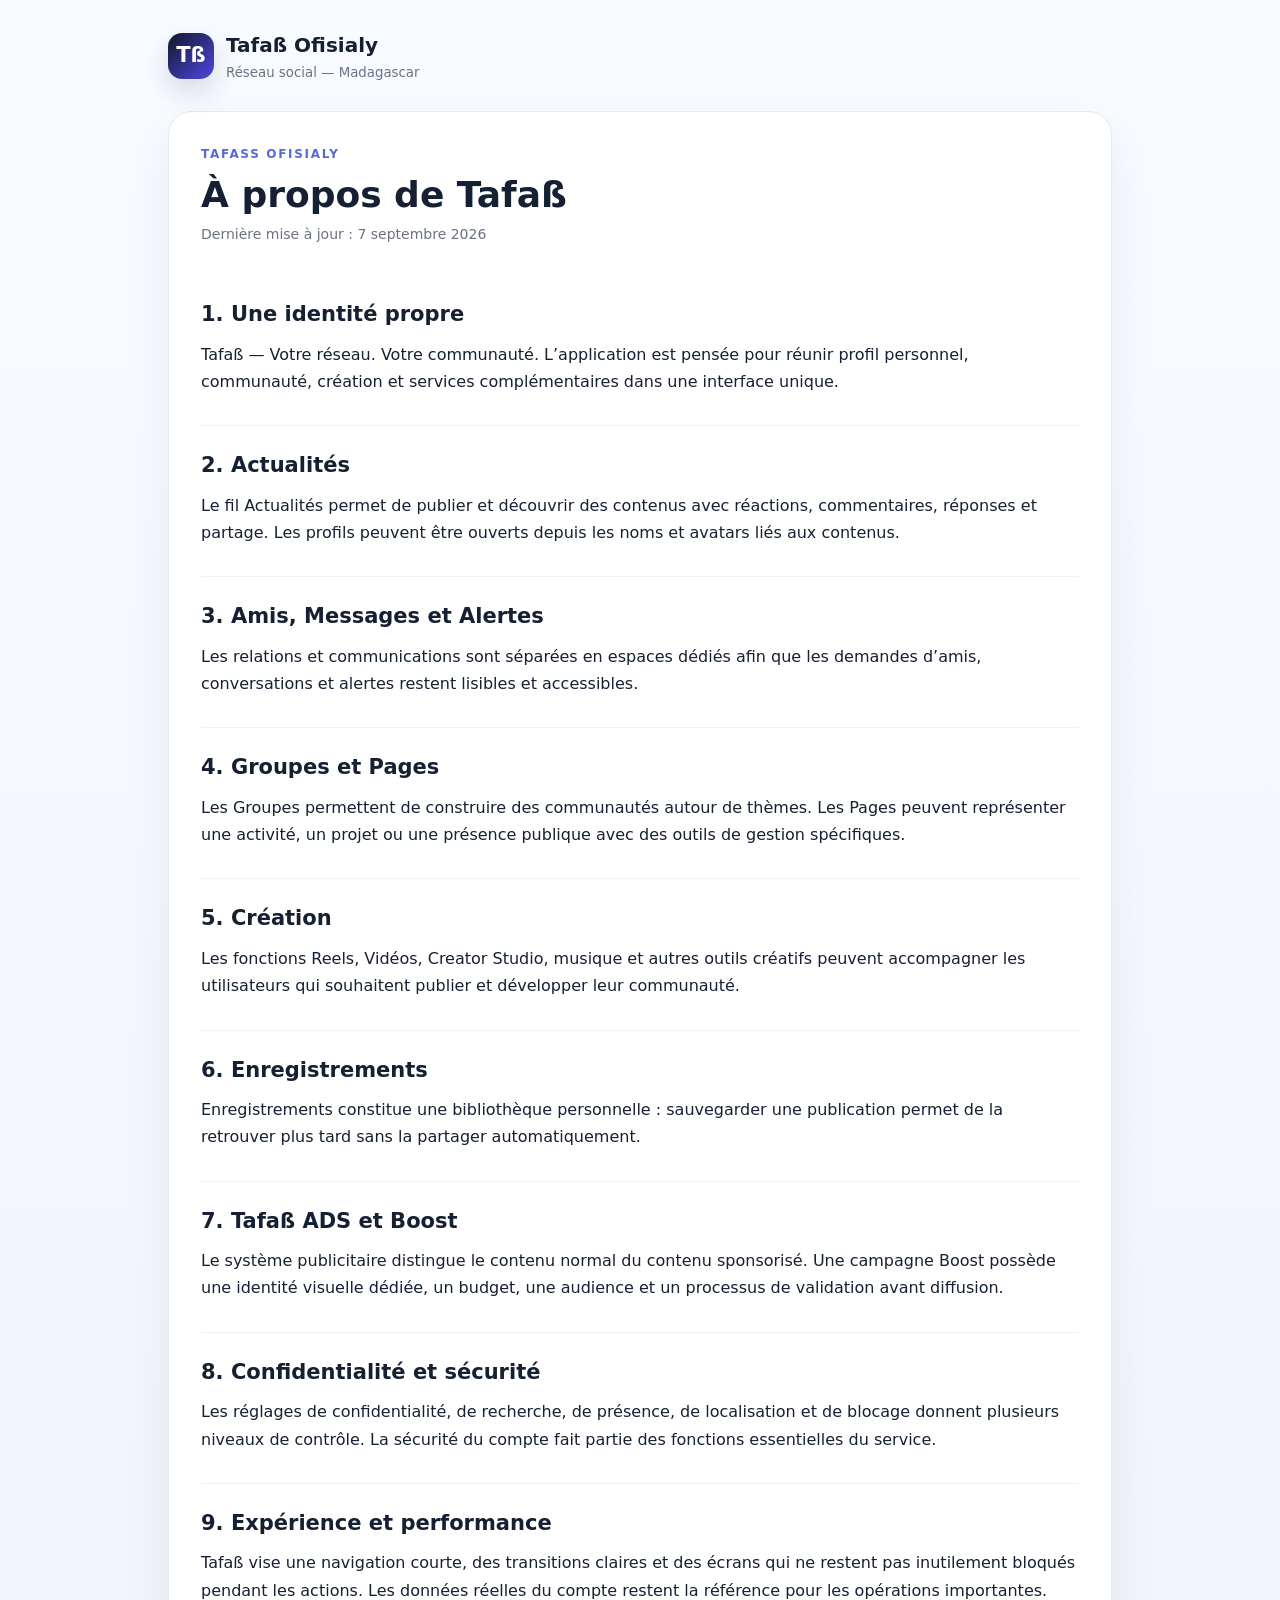
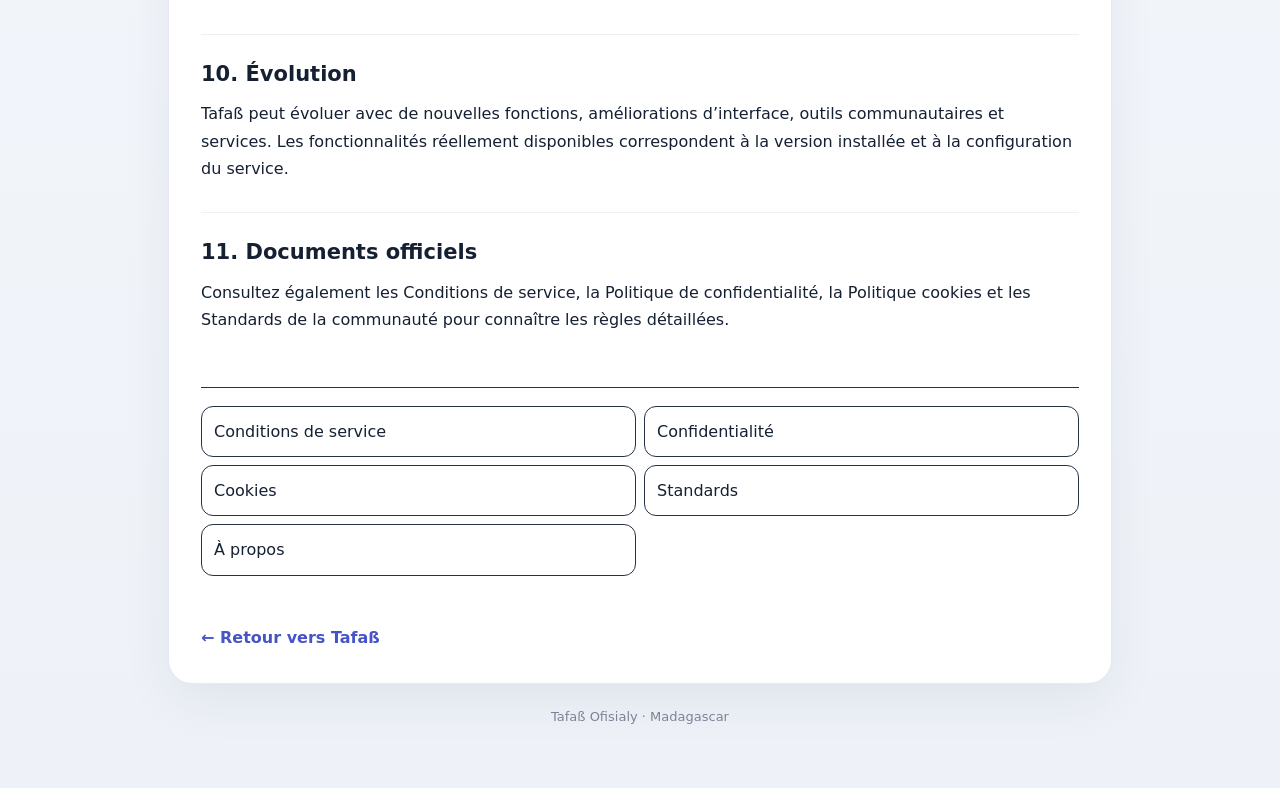
<file: about-tafass.html>
<!doctype html><html lang="fr"><head><meta charset="utf-8"><meta name="viewport" content="width=device-width,initial-scale=1"><meta name="robots" content="index,follow"><title>À propos de Tafaß — Tafaß Ofisialy</title><link rel="stylesheet" href="legal-style.css"></head><body><main class="wrap"><header class="brand"><div class="logo">Tß</div><div><strong>Tafaß Ofisialy</strong><small>Réseau social — Madagascar</small></div></header><article class="card"><div class="eyebrow">TAFAß OFISIALY</div><h1 class="title">À propos de Tafaß</h1><div class="updated">Dernière mise à jour : 7 septembre 2026</div><section class="section"><h2>1. Une identité propre</h2><p>Tafaß — Votre réseau. Votre communauté. L’application est pensée pour réunir profil personnel, communauté, création et services complémentaires dans une interface unique.</p></section><section class="section"><h2>2. Actualités</h2><p>Le fil Actualités permet de publier et découvrir des contenus avec réactions, commentaires, réponses et partage. Les profils peuvent être ouverts depuis les noms et avatars liés aux contenus.</p></section><section class="section"><h2>3. Amis, Messages et Alertes</h2><p>Les relations et communications sont séparées en espaces dédiés afin que les demandes d’amis, conversations et alertes restent lisibles et accessibles.</p></section><section class="section"><h2>4. Groupes et Pages</h2><p>Les Groupes permettent de construire des communautés autour de thèmes. Les Pages peuvent représenter une activité, un projet ou une présence publique avec des outils de gestion spécifiques.</p></section><section class="section"><h2>5. Création</h2><p>Les fonctions Reels, Vidéos, Creator Studio, musique et autres outils créatifs peuvent accompagner les utilisateurs qui souhaitent publier et développer leur communauté.</p></section><section class="section"><h2>6. Enregistrements</h2><p>Enregistrements constitue une bibliothèque personnelle : sauvegarder une publication permet de la retrouver plus tard sans la partager automatiquement.</p></section><section class="section"><h2>7. Tafaß ADS et Boost</h2><p>Le système publicitaire distingue le contenu normal du contenu sponsorisé. Une campagne Boost possède une identité visuelle dédiée, un budget, une audience et un processus de validation avant diffusion.</p></section><section class="section"><h2>8. Confidentialité et sécurité</h2><p>Les réglages de confidentialité, de recherche, de présence, de localisation et de blocage donnent plusieurs niveaux de contrôle. La sécurité du compte fait partie des fonctions essentielles du service.</p></section><section class="section"><h2>9. Expérience et performance</h2><p>Tafaß vise une navigation courte, des transitions claires et des écrans qui ne restent pas inutilement bloqués pendant les actions. Les données réelles du compte restent la référence pour les opérations importantes.</p></section><section class="section"><h2>10. Évolution</h2><p>Tafaß peut évoluer avec de nouvelles fonctions, améliorations d’interface, outils communautaires et services. Les fonctionnalités réellement disponibles correspondent à la version installée et à la configuration du service.</p></section><section class="section"><h2>11. Documents officiels</h2><p>Consultez également les Conditions de service, la Politique de confidentialité, la Politique cookies et les Standards de la communauté pour connaître les règles détaillées.</p></section><nav class="legal-links"><a href="terms.html">Conditions de service</a><a href="privacy.html">Confidentialité</a><a href="cookies.html">Cookies</a><a href="community-standards.html">Standards</a><a href="about-tafass.html">À propos</a></nav><a class="back" href="/">← Retour vers Tafaß</a></article><div class="footer">Tafaß Ofisialy · Madagascar</div></main></body></html>
</file>
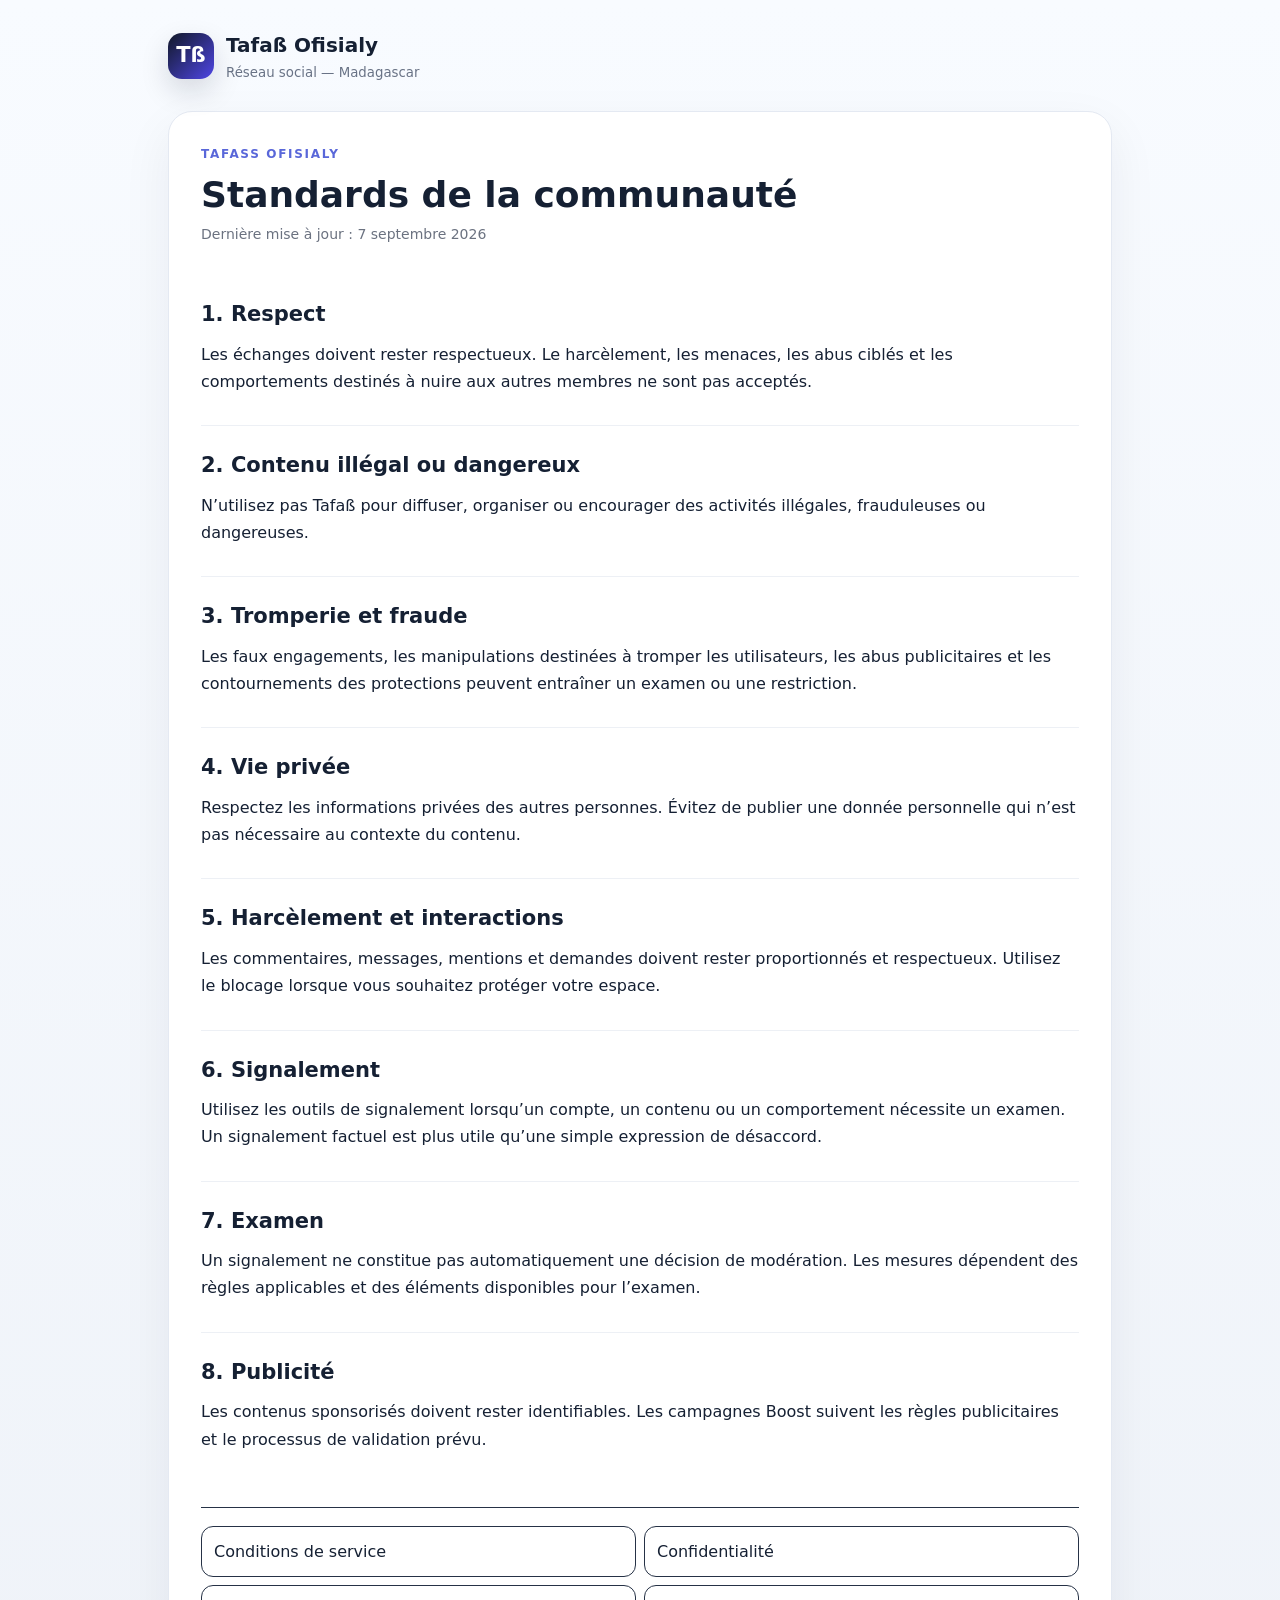
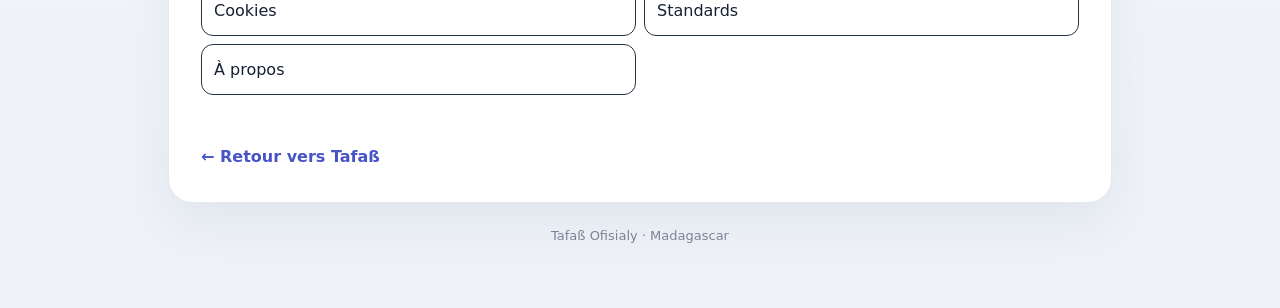
<file: community-standards.html>
<!doctype html><html lang="fr"><head><meta charset="utf-8"><meta name="viewport" content="width=device-width,initial-scale=1"><meta name="robots" content="index,follow"><title>Standards de la communauté — Tafaß Ofisialy</title><link rel="stylesheet" href="legal-style.css"></head><body><main class="wrap"><header class="brand"><div class="logo">Tß</div><div><strong>Tafaß Ofisialy</strong><small>Réseau social — Madagascar</small></div></header><article class="card"><div class="eyebrow">TAFAß OFISIALY</div><h1 class="title">Standards de la communauté</h1><div class="updated">Dernière mise à jour : 7 septembre 2026</div><section class="section"><h2>1. Respect</h2><p>Les échanges doivent rester respectueux. Le harcèlement, les menaces, les abus ciblés et les comportements destinés à nuire aux autres membres ne sont pas acceptés.</p></section><section class="section"><h2>2. Contenu illégal ou dangereux</h2><p>N’utilisez pas Tafaß pour diffuser, organiser ou encourager des activités illégales, frauduleuses ou dangereuses.</p></section><section class="section"><h2>3. Tromperie et fraude</h2><p>Les faux engagements, les manipulations destinées à tromper les utilisateurs, les abus publicitaires et les contournements des protections peuvent entraîner un examen ou une restriction.</p></section><section class="section"><h2>4. Vie privée</h2><p>Respectez les informations privées des autres personnes. Évitez de publier une donnée personnelle qui n’est pas nécessaire au contexte du contenu.</p></section><section class="section"><h2>5. Harcèlement et interactions</h2><p>Les commentaires, messages, mentions et demandes doivent rester proportionnés et respectueux. Utilisez le blocage lorsque vous souhaitez protéger votre espace.</p></section><section class="section"><h2>6. Signalement</h2><p>Utilisez les outils de signalement lorsqu’un compte, un contenu ou un comportement nécessite un examen. Un signalement factuel est plus utile qu’une simple expression de désaccord.</p></section><section class="section"><h2>7. Examen</h2><p>Un signalement ne constitue pas automatiquement une décision de modération. Les mesures dépendent des règles applicables et des éléments disponibles pour l’examen.</p></section><section class="section"><h2>8. Publicité</h2><p>Les contenus sponsorisés doivent rester identifiables. Les campagnes Boost suivent les règles publicitaires et le processus de validation prévu.</p></section><nav class="legal-links"><a href="terms.html">Conditions de service</a><a href="privacy.html">Confidentialité</a><a href="cookies.html">Cookies</a><a href="community-standards.html">Standards</a><a href="about-tafass.html">À propos</a></nav><a class="back" href="/">← Retour vers Tafaß</a></article><div class="footer">Tafaß Ofisialy · Madagascar</div></main></body></html>
</file>
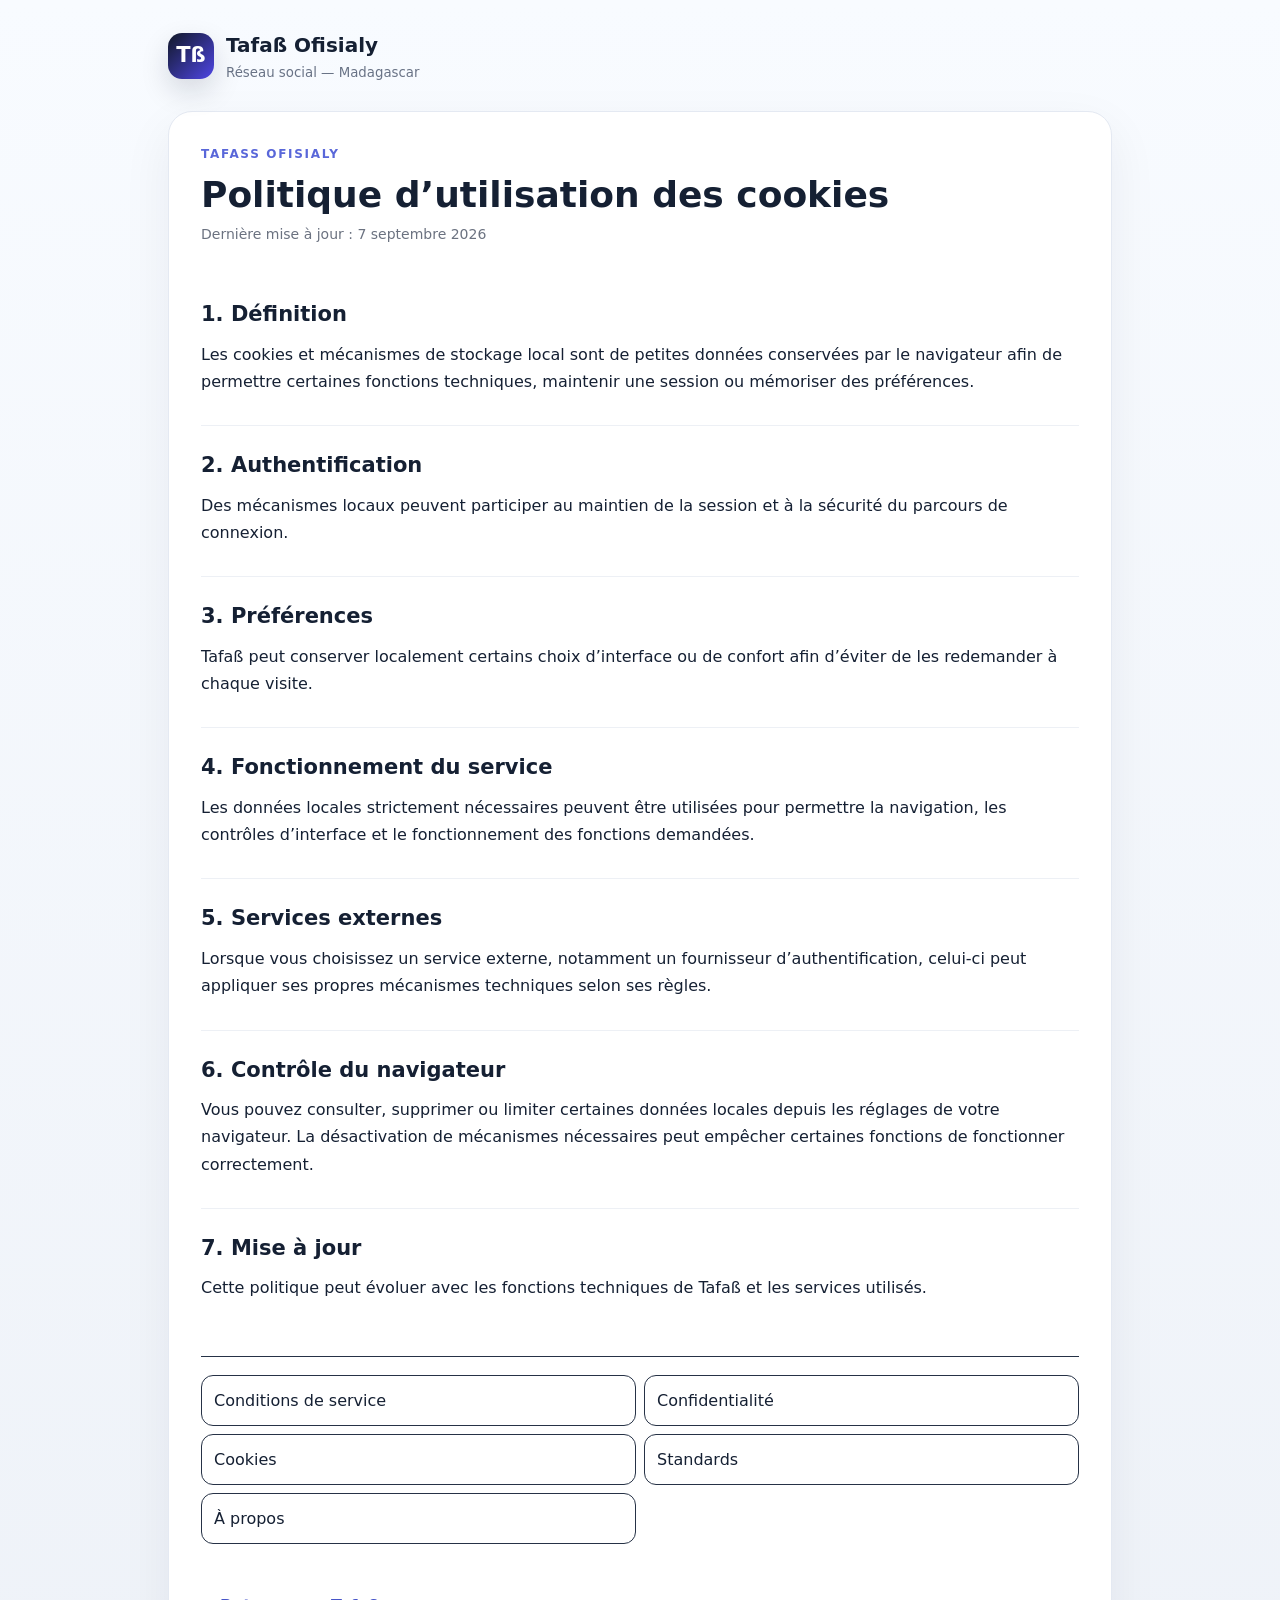
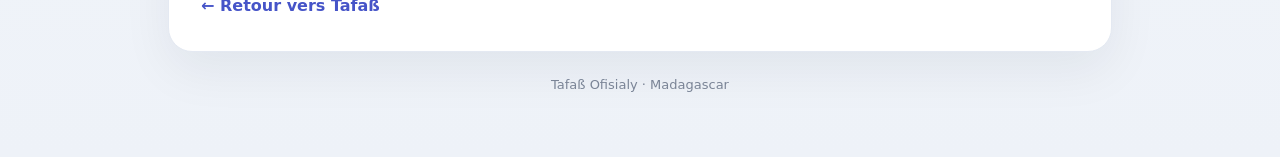
<file: cookies.html>
<!doctype html><html lang="fr"><head><meta charset="utf-8"><meta name="viewport" content="width=device-width,initial-scale=1"><meta name="robots" content="index,follow"><title>Politique d’utilisation des cookies — Tafaß Ofisialy</title><link rel="stylesheet" href="legal-style.css"></head><body><main class="wrap"><header class="brand"><div class="logo">Tß</div><div><strong>Tafaß Ofisialy</strong><small>Réseau social — Madagascar</small></div></header><article class="card"><div class="eyebrow">TAFAß OFISIALY</div><h1 class="title">Politique d’utilisation des cookies</h1><div class="updated">Dernière mise à jour : 7 septembre 2026</div><section class="section"><h2>1. Définition</h2><p>Les cookies et mécanismes de stockage local sont de petites données conservées par le navigateur afin de permettre certaines fonctions techniques, maintenir une session ou mémoriser des préférences.</p></section><section class="section"><h2>2. Authentification</h2><p>Des mécanismes locaux peuvent participer au maintien de la session et à la sécurité du parcours de connexion.</p></section><section class="section"><h2>3. Préférences</h2><p>Tafaß peut conserver localement certains choix d’interface ou de confort afin d’éviter de les redemander à chaque visite.</p></section><section class="section"><h2>4. Fonctionnement du service</h2><p>Les données locales strictement nécessaires peuvent être utilisées pour permettre la navigation, les contrôles d’interface et le fonctionnement des fonctions demandées.</p></section><section class="section"><h2>5. Services externes</h2><p>Lorsque vous choisissez un service externe, notamment un fournisseur d’authentification, celui-ci peut appliquer ses propres mécanismes techniques selon ses règles.</p></section><section class="section"><h2>6. Contrôle du navigateur</h2><p>Vous pouvez consulter, supprimer ou limiter certaines données locales depuis les réglages de votre navigateur. La désactivation de mécanismes nécessaires peut empêcher certaines fonctions de fonctionner correctement.</p></section><section class="section"><h2>7. Mise à jour</h2><p>Cette politique peut évoluer avec les fonctions techniques de Tafaß et les services utilisés.</p></section><nav class="legal-links"><a href="terms.html">Conditions de service</a><a href="privacy.html">Confidentialité</a><a href="cookies.html">Cookies</a><a href="community-standards.html">Standards</a><a href="about-tafass.html">À propos</a></nav><a class="back" href="/">← Retour vers Tafaß</a></article><div class="footer">Tafaß Ofisialy · Madagascar</div></main></body></html>
</file>
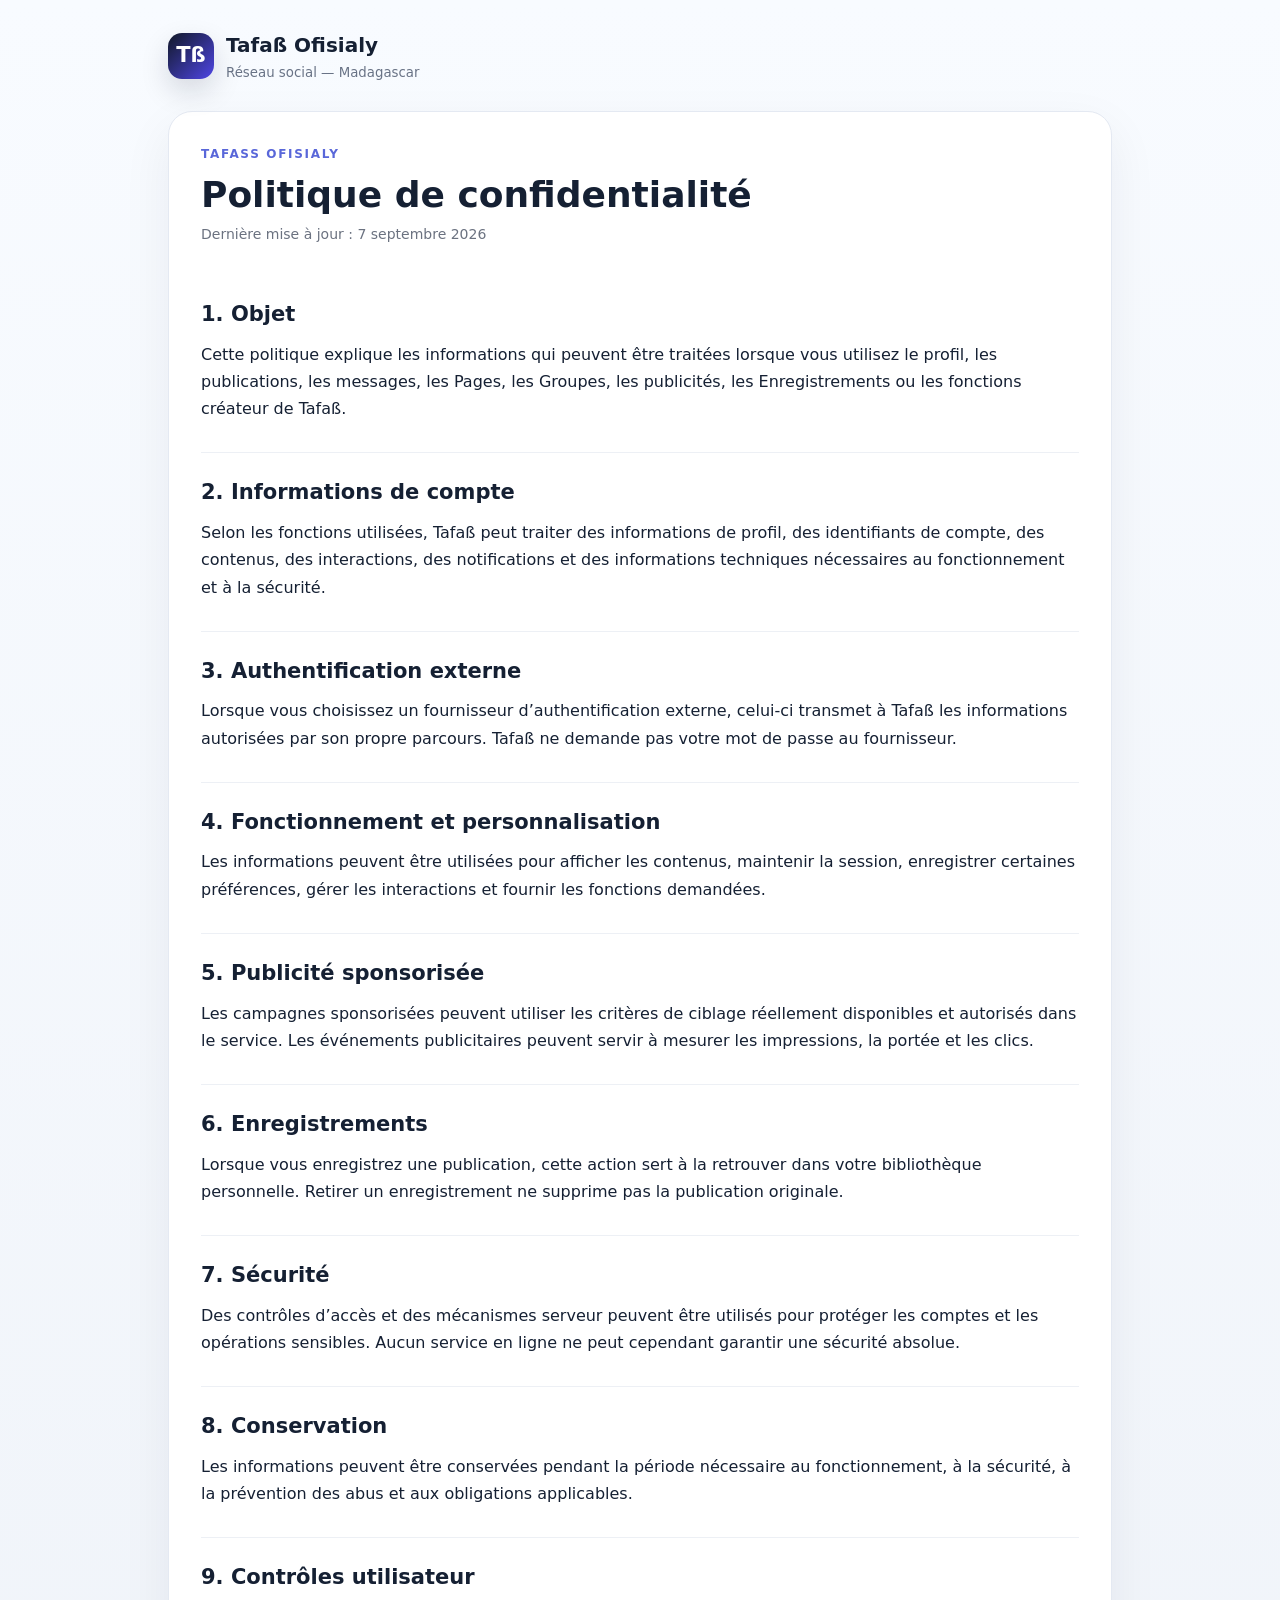
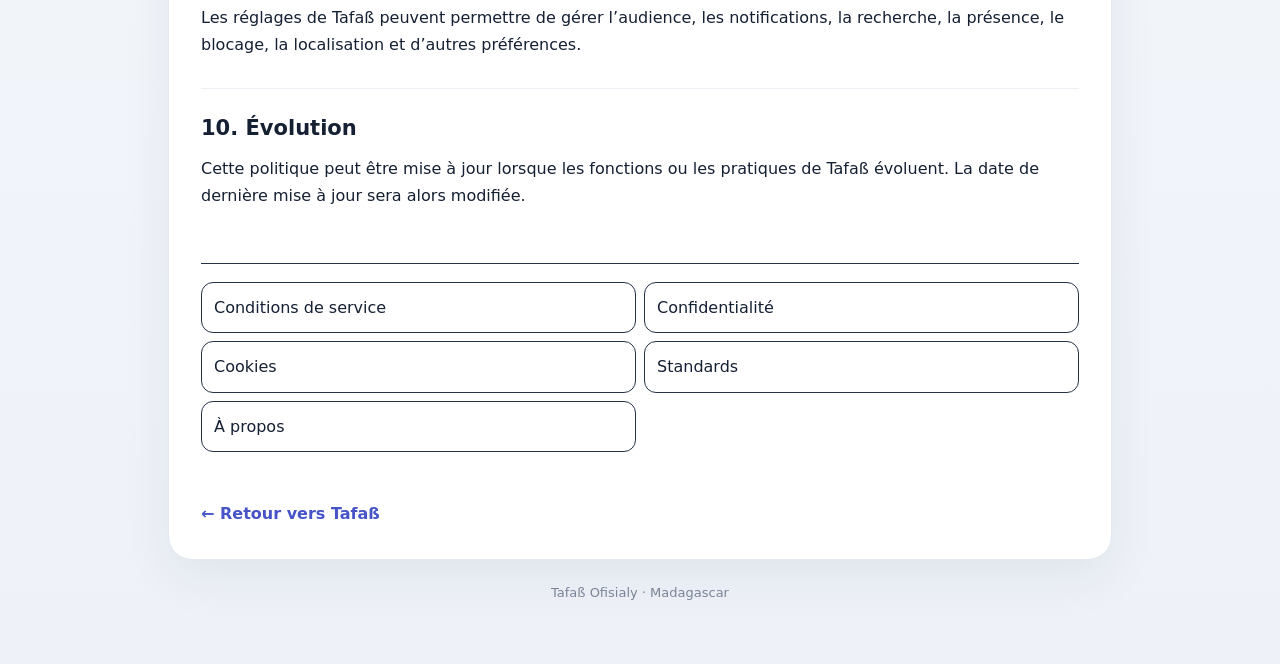
<file: privacy.html>
<!doctype html><html lang="fr"><head><meta charset="utf-8"><meta name="viewport" content="width=device-width,initial-scale=1"><meta name="robots" content="index,follow"><title>Politique de confidentialité — Tafaß Ofisialy</title><link rel="stylesheet" href="legal-style.css"></head><body><main class="wrap"><header class="brand"><div class="logo">Tß</div><div><strong>Tafaß Ofisialy</strong><small>Réseau social — Madagascar</small></div></header><article class="card"><div class="eyebrow">TAFAß OFISIALY</div><h1 class="title">Politique de confidentialité</h1><div class="updated">Dernière mise à jour : 7 septembre 2026</div><section class="section"><h2>1. Objet</h2><p>Cette politique explique les informations qui peuvent être traitées lorsque vous utilisez le profil, les publications, les messages, les Pages, les Groupes, les publicités, les Enregistrements ou les fonctions créateur de Tafaß.</p></section><section class="section"><h2>2. Informations de compte</h2><p>Selon les fonctions utilisées, Tafaß peut traiter des informations de profil, des identifiants de compte, des contenus, des interactions, des notifications et des informations techniques nécessaires au fonctionnement et à la sécurité.</p></section><section class="section"><h2>3. Authentification externe</h2><p>Lorsque vous choisissez un fournisseur d’authentification externe, celui-ci transmet à Tafaß les informations autorisées par son propre parcours. Tafaß ne demande pas votre mot de passe au fournisseur.</p></section><section class="section"><h2>4. Fonctionnement et personnalisation</h2><p>Les informations peuvent être utilisées pour afficher les contenus, maintenir la session, enregistrer certaines préférences, gérer les interactions et fournir les fonctions demandées.</p></section><section class="section"><h2>5. Publicité sponsorisée</h2><p>Les campagnes sponsorisées peuvent utiliser les critères de ciblage réellement disponibles et autorisés dans le service. Les événements publicitaires peuvent servir à mesurer les impressions, la portée et les clics.</p></section><section class="section"><h2>6. Enregistrements</h2><p>Lorsque vous enregistrez une publication, cette action sert à la retrouver dans votre bibliothèque personnelle. Retirer un enregistrement ne supprime pas la publication originale.</p></section><section class="section"><h2>7. Sécurité</h2><p>Des contrôles d’accès et des mécanismes serveur peuvent être utilisés pour protéger les comptes et les opérations sensibles. Aucun service en ligne ne peut cependant garantir une sécurité absolue.</p></section><section class="section"><h2>8. Conservation</h2><p>Les informations peuvent être conservées pendant la période nécessaire au fonctionnement, à la sécurité, à la prévention des abus et aux obligations applicables.</p></section><section class="section"><h2>9. Contrôles utilisateur</h2><p>Les réglages de Tafaß peuvent permettre de gérer l’audience, les notifications, la recherche, la présence, le blocage, la localisation et d’autres préférences.</p></section><section class="section"><h2>10. Évolution</h2><p>Cette politique peut être mise à jour lorsque les fonctions ou les pratiques de Tafaß évoluent. La date de dernière mise à jour sera alors modifiée.</p></section><nav class="legal-links"><a href="terms.html">Conditions de service</a><a href="privacy.html">Confidentialité</a><a href="cookies.html">Cookies</a><a href="community-standards.html">Standards</a><a href="about-tafass.html">À propos</a></nav><a class="back" href="/">← Retour vers Tafaß</a></article><div class="footer">Tafaß Ofisialy · Madagascar</div></main></body></html>
</file>
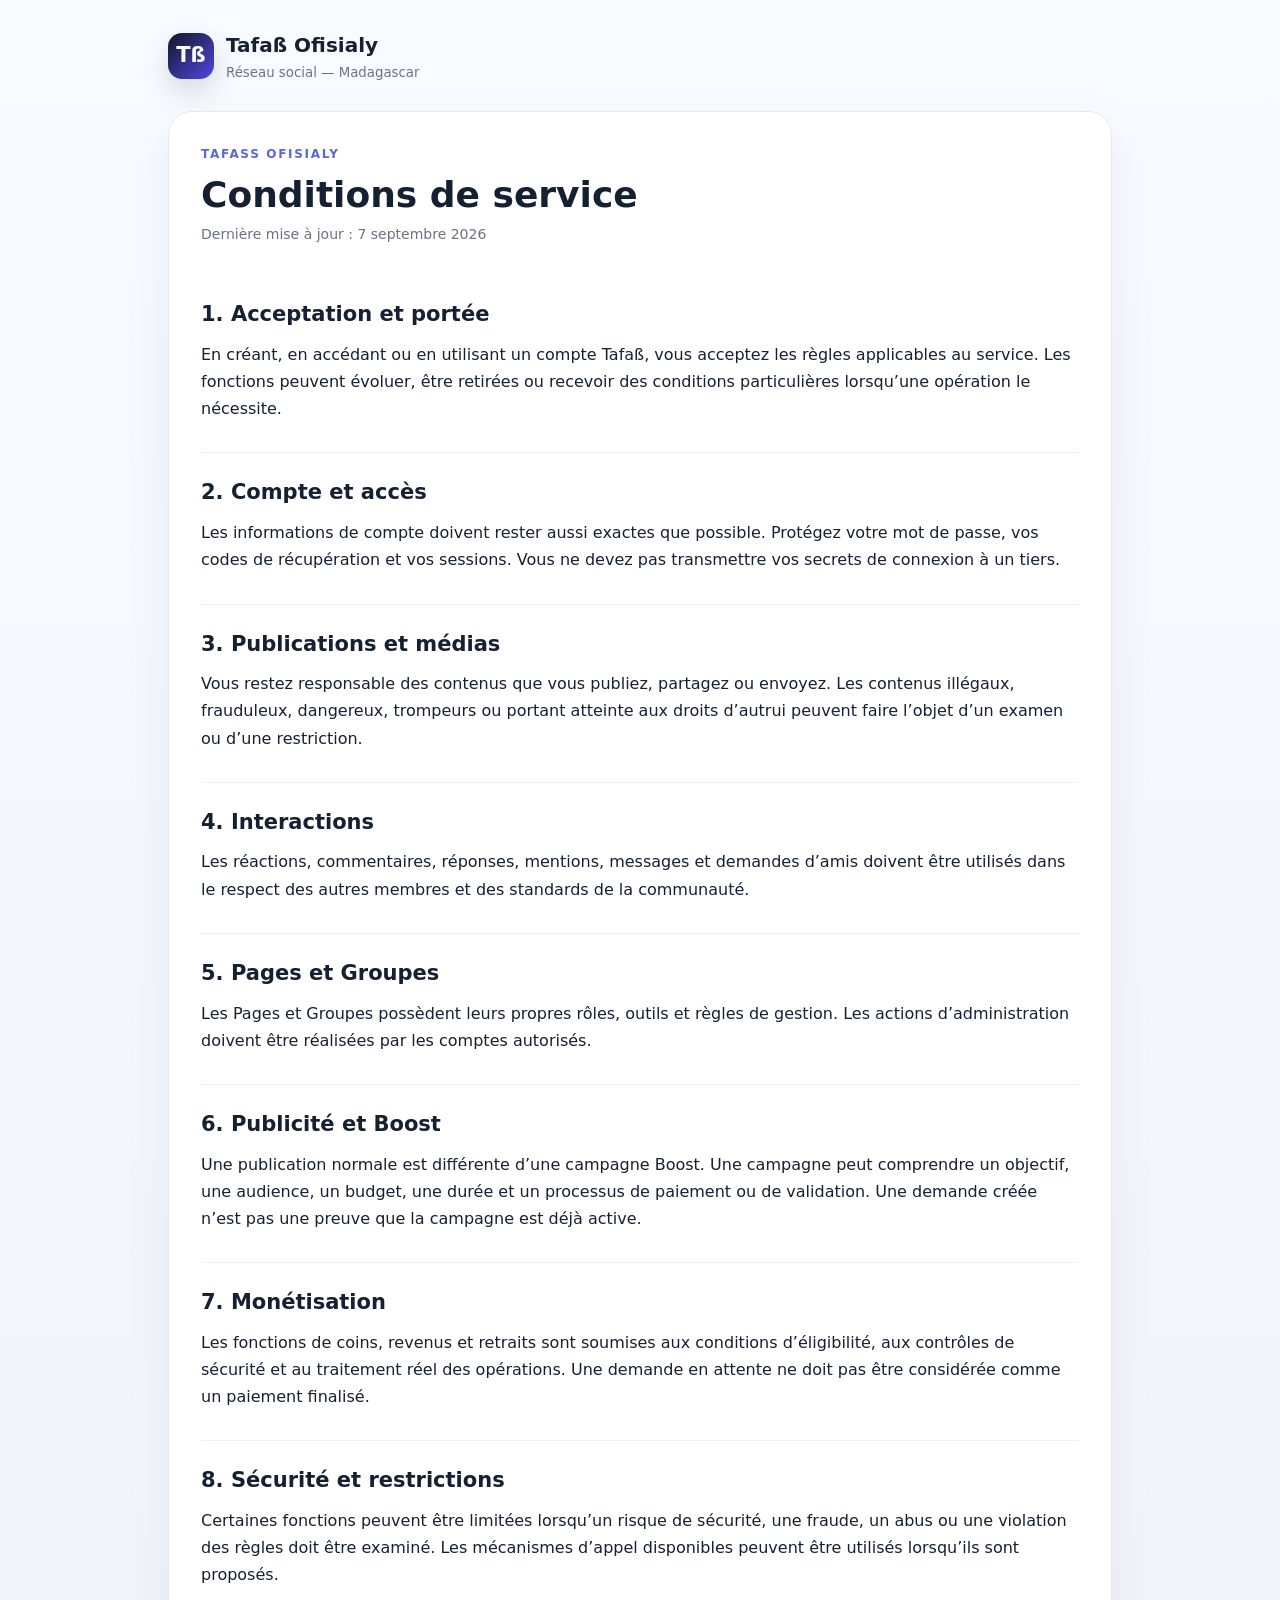
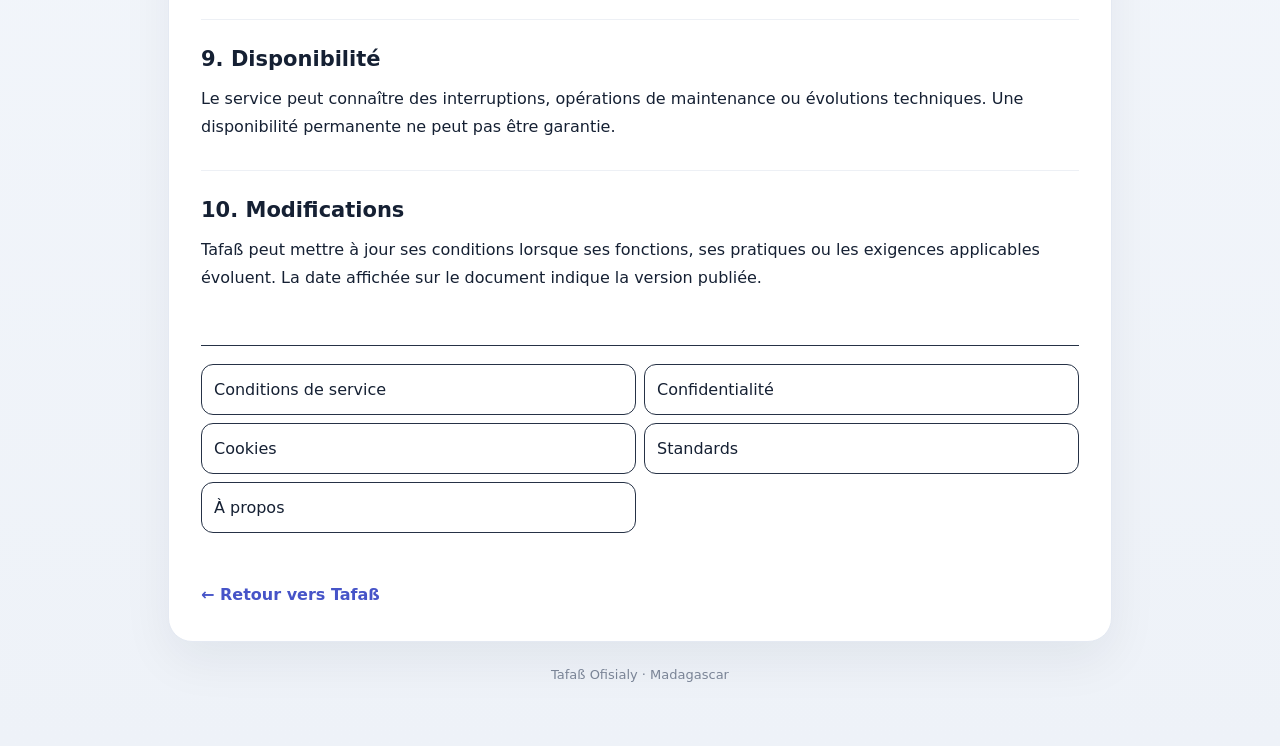
<file: terms.html>
<!doctype html><html lang="fr"><head><meta charset="utf-8"><meta name="viewport" content="width=device-width,initial-scale=1"><meta name="robots" content="index,follow"><title>Conditions de service — Tafaß Ofisialy</title><link rel="stylesheet" href="legal-style.css"></head><body><main class="wrap"><header class="brand"><div class="logo">Tß</div><div><strong>Tafaß Ofisialy</strong><small>Réseau social — Madagascar</small></div></header><article class="card"><div class="eyebrow">TAFAß OFISIALY</div><h1 class="title">Conditions de service</h1><div class="updated">Dernière mise à jour : 7 septembre 2026</div><section class="section"><h2>1. Acceptation et portée</h2><p>En créant, en accédant ou en utilisant un compte Tafaß, vous acceptez les règles applicables au service. Les fonctions peuvent évoluer, être retirées ou recevoir des conditions particulières lorsqu’une opération le nécessite.</p></section><section class="section"><h2>2. Compte et accès</h2><p>Les informations de compte doivent rester aussi exactes que possible. Protégez votre mot de passe, vos codes de récupération et vos sessions. Vous ne devez pas transmettre vos secrets de connexion à un tiers.</p></section><section class="section"><h2>3. Publications et médias</h2><p>Vous restez responsable des contenus que vous publiez, partagez ou envoyez. Les contenus illégaux, frauduleux, dangereux, trompeurs ou portant atteinte aux droits d’autrui peuvent faire l’objet d’un examen ou d’une restriction.</p></section><section class="section"><h2>4. Interactions</h2><p>Les réactions, commentaires, réponses, mentions, messages et demandes d’amis doivent être utilisés dans le respect des autres membres et des standards de la communauté.</p></section><section class="section"><h2>5. Pages et Groupes</h2><p>Les Pages et Groupes possèdent leurs propres rôles, outils et règles de gestion. Les actions d’administration doivent être réalisées par les comptes autorisés.</p></section><section class="section"><h2>6. Publicité et Boost</h2><p>Une publication normale est différente d’une campagne Boost. Une campagne peut comprendre un objectif, une audience, un budget, une durée et un processus de paiement ou de validation. Une demande créée n’est pas une preuve que la campagne est déjà active.</p></section><section class="section"><h2>7. Monétisation</h2><p>Les fonctions de coins, revenus et retraits sont soumises aux conditions d’éligibilité, aux contrôles de sécurité et au traitement réel des opérations. Une demande en attente ne doit pas être considérée comme un paiement finalisé.</p></section><section class="section"><h2>8. Sécurité et restrictions</h2><p>Certaines fonctions peuvent être limitées lorsqu’un risque de sécurité, une fraude, un abus ou une violation des règles doit être examiné. Les mécanismes d’appel disponibles peuvent être utilisés lorsqu’ils sont proposés.</p></section><section class="section"><h2>9. Disponibilité</h2><p>Le service peut connaître des interruptions, opérations de maintenance ou évolutions techniques. Une disponibilité permanente ne peut pas être garantie.</p></section><section class="section"><h2>10. Modifications</h2><p>Tafaß peut mettre à jour ses conditions lorsque ses fonctions, ses pratiques ou les exigences applicables évoluent. La date affichée sur le document indique la version publiée.</p></section><nav class="legal-links"><a href="terms.html">Conditions de service</a><a href="privacy.html">Confidentialité</a><a href="cookies.html">Cookies</a><a href="community-standards.html">Standards</a><a href="about-tafass.html">À propos</a></nav><a class="back" href="/">← Retour vers Tafaß</a></article><div class="footer">Tafaß Ofisialy · Madagascar</div></main></body></html>
</file>
<file: legal-style.css>
:root{font-family:Inter,system-ui,-apple-system,BlinkMacSystemFont,"Segoe UI",sans-serif;color:#152033;background:#f5f7fb}*{box-sizing:border-box}body{margin:0;background:linear-gradient(180deg,#f8fbff,#eef2f8);line-height:1.7}.wrap{max-width:980px;margin:auto;padding:28px 18px 60px}.brand{display:flex;align-items:center;gap:12px;margin-bottom:26px}.logo{width:46px;height:46px;border-radius:14px;background:linear-gradient(135deg,#111827,#4f46e5);color:#fff;display:grid;place-items:center;font-weight:900;font-size:21px;box-shadow:0 12px 28px #11182725}.brand strong{font-size:20px}.brand small{display:block;color:#697386}.card{background:#fff;border:1px solid #e4e9f2;border-radius:24px;padding:32px;box-shadow:0 18px 50px #17203310}.eyebrow{font-size:12px;letter-spacing:.14em;font-weight:800;color:#5967d9;text-transform:uppercase}.title{font-size:36px;line-height:1.15;margin:10px 0 8px}.updated{color:#6b7280;font-size:14px;margin-bottom:28px}.section{padding:22px 0;border-top:1px solid #edf0f5}.section:first-of-type{border-top:0}.section h2{font-size:21px;margin:0 0 8px}.section h3{font-size:17px;margin:18px 0 6px}.section p{margin:8px 0}.section ul{margin:8px 0 0;padding-left:22px}.back{display:inline-flex;text-decoration:none;color:#4654c8;font-weight:700;margin-top:24px}.footer{text-align:center;color:#7a8496;font-size:13px;margin-top:22px}@media(max-width:640px){.wrap{padding:16px 12px 40px}.card{padding:22px 18px;border-radius:20px}.title{font-size:29px}}

.legal-links{display:grid;grid-template-columns:1fr 1fr;gap:8px;margin:24px 0;padding-top:18px;border-top:1px solid var(--line,#263246)}.legal-links a{display:block;padding:11px 12px;border:1px solid var(--line,#263246);border-radius:12px;text-decoration:none;color:inherit;background:rgba(255,255,255,.025)}.legal-links a:hover{border-color:#5f86ff}@media(max-width:520px){.legal-links{grid-template-columns:1fr}}
</file>
